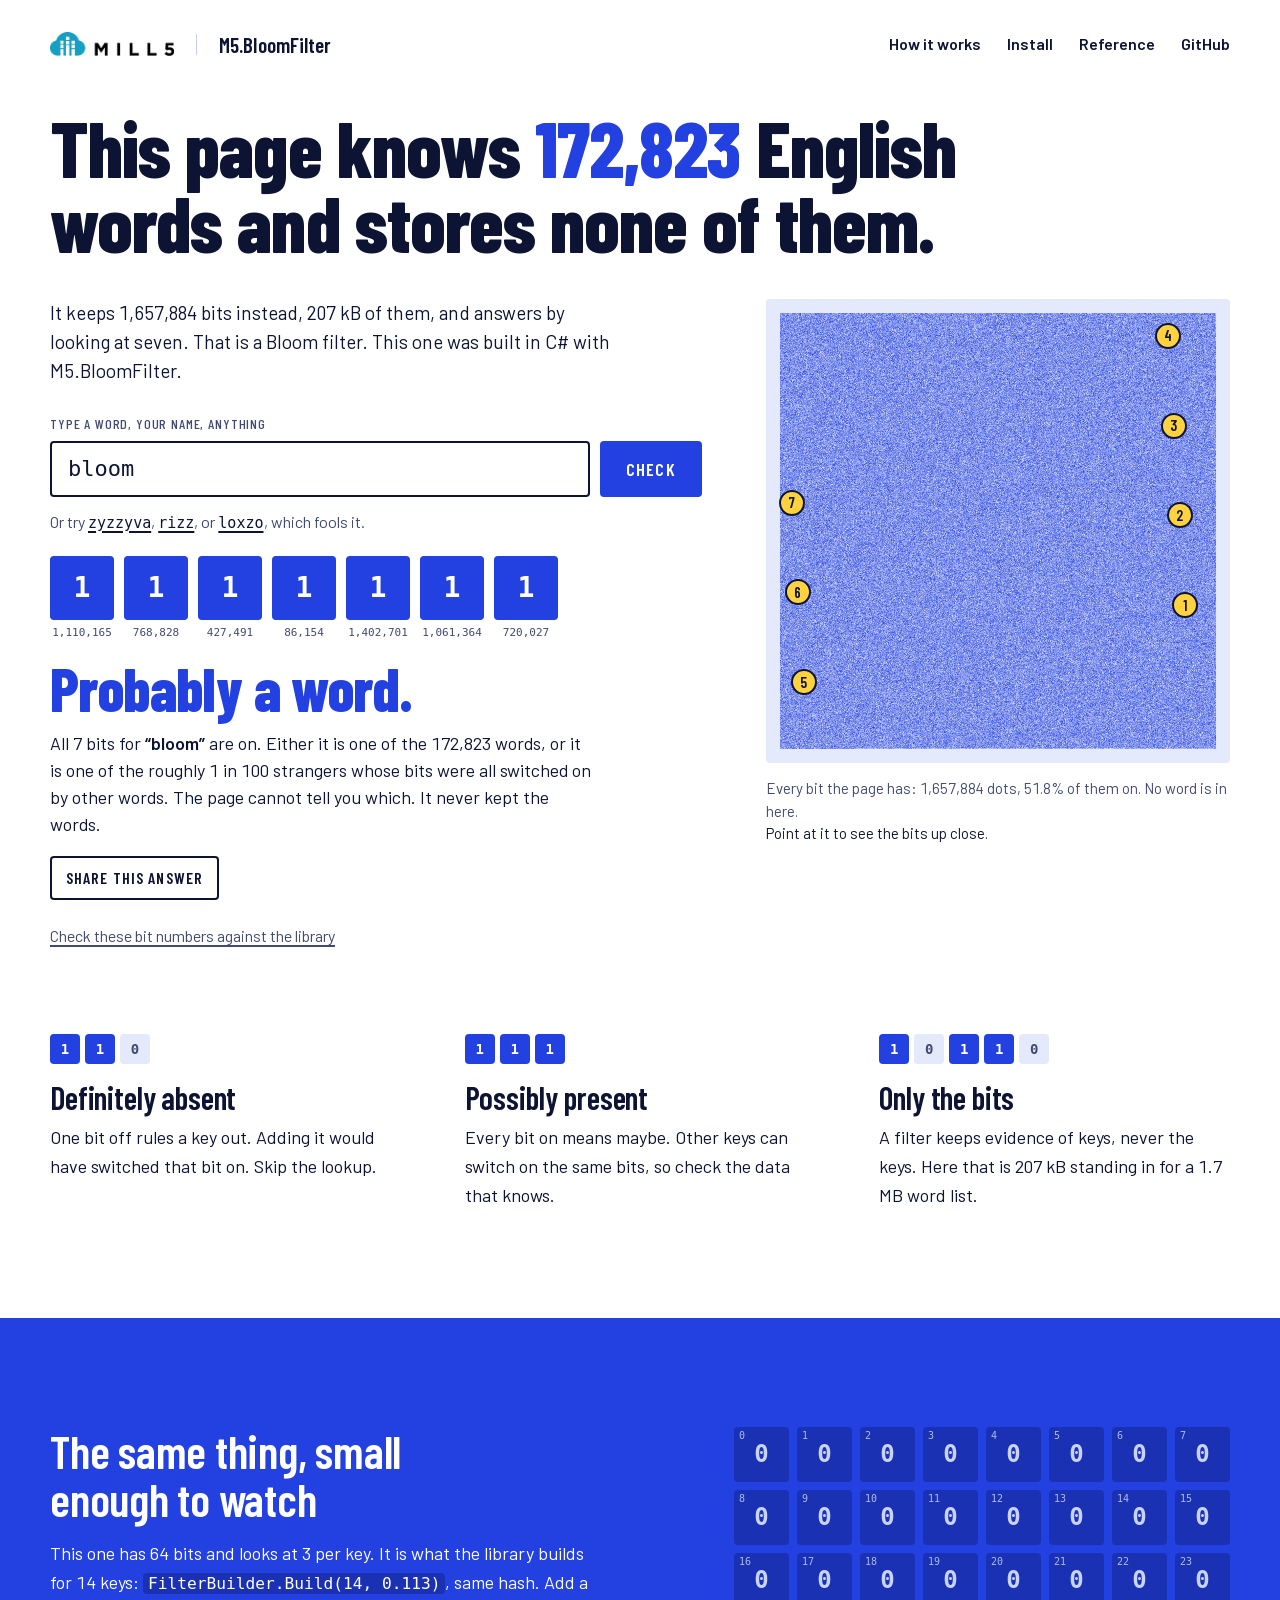
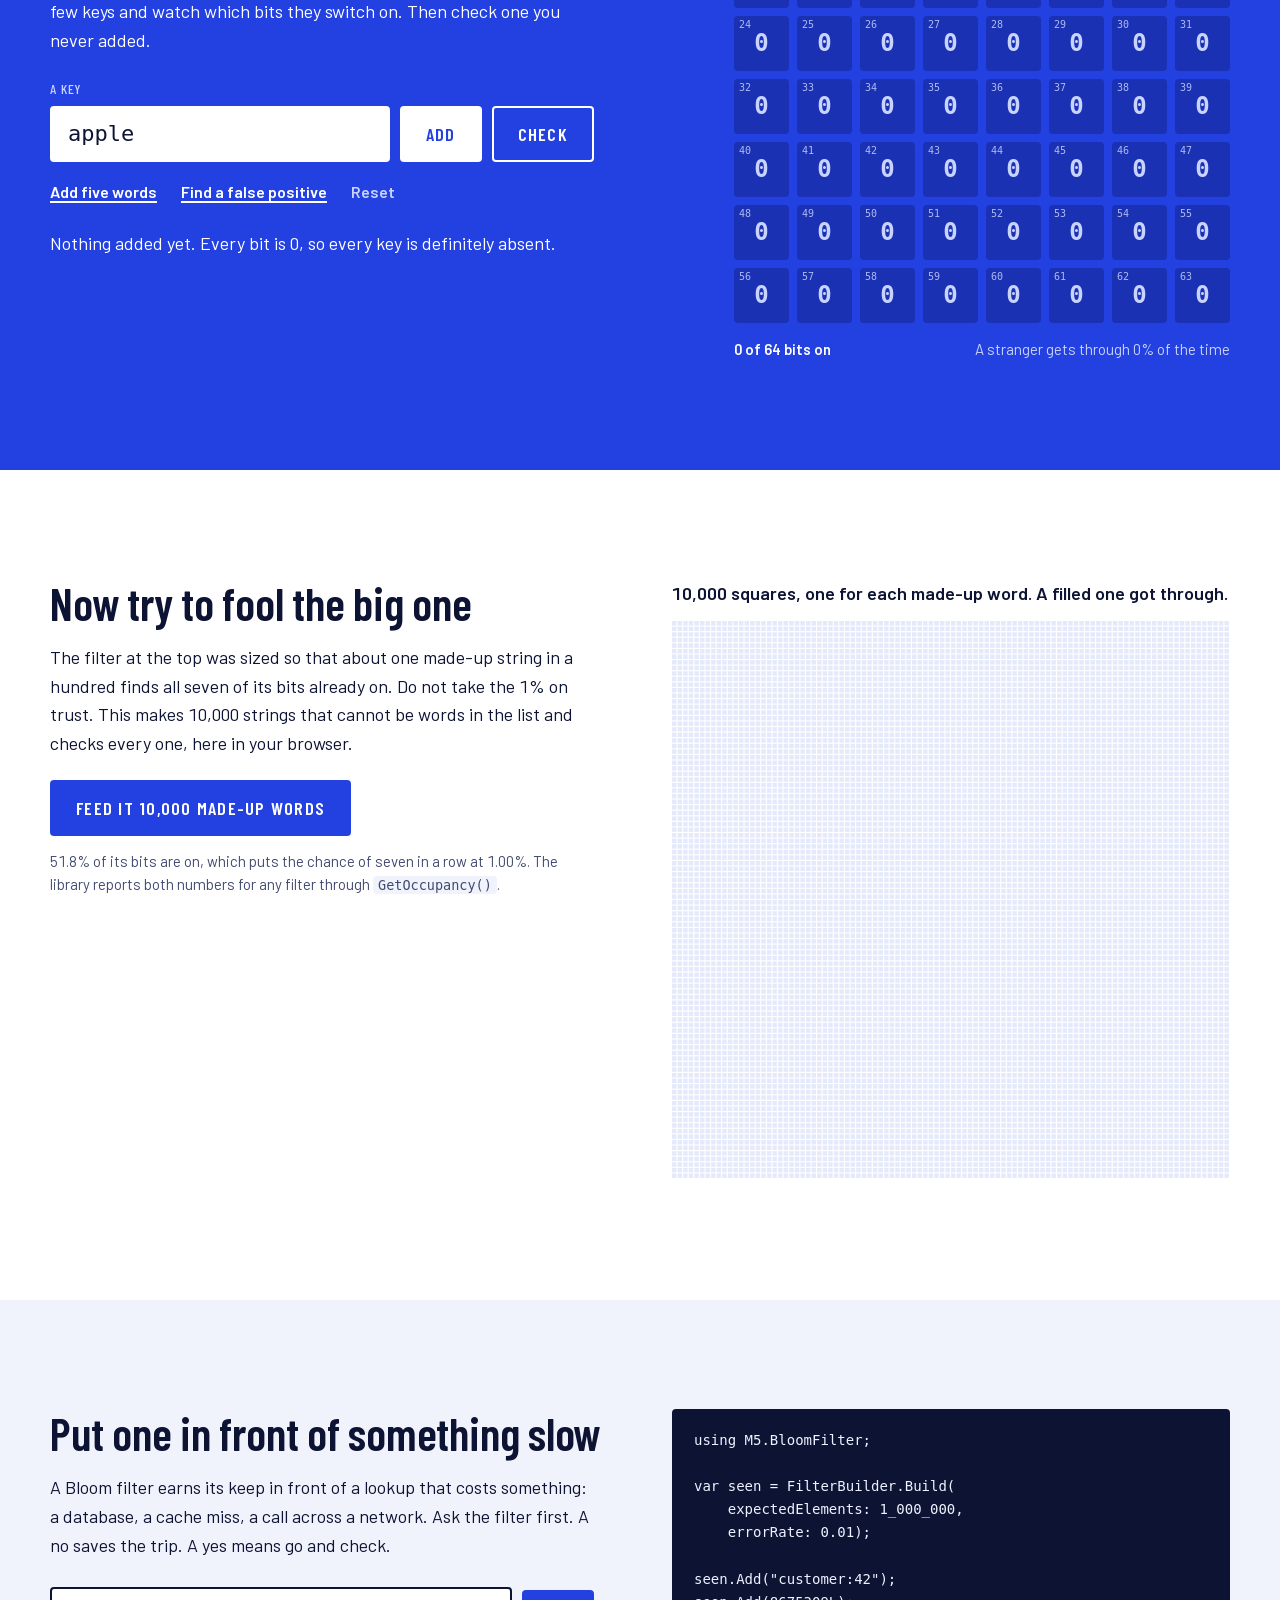
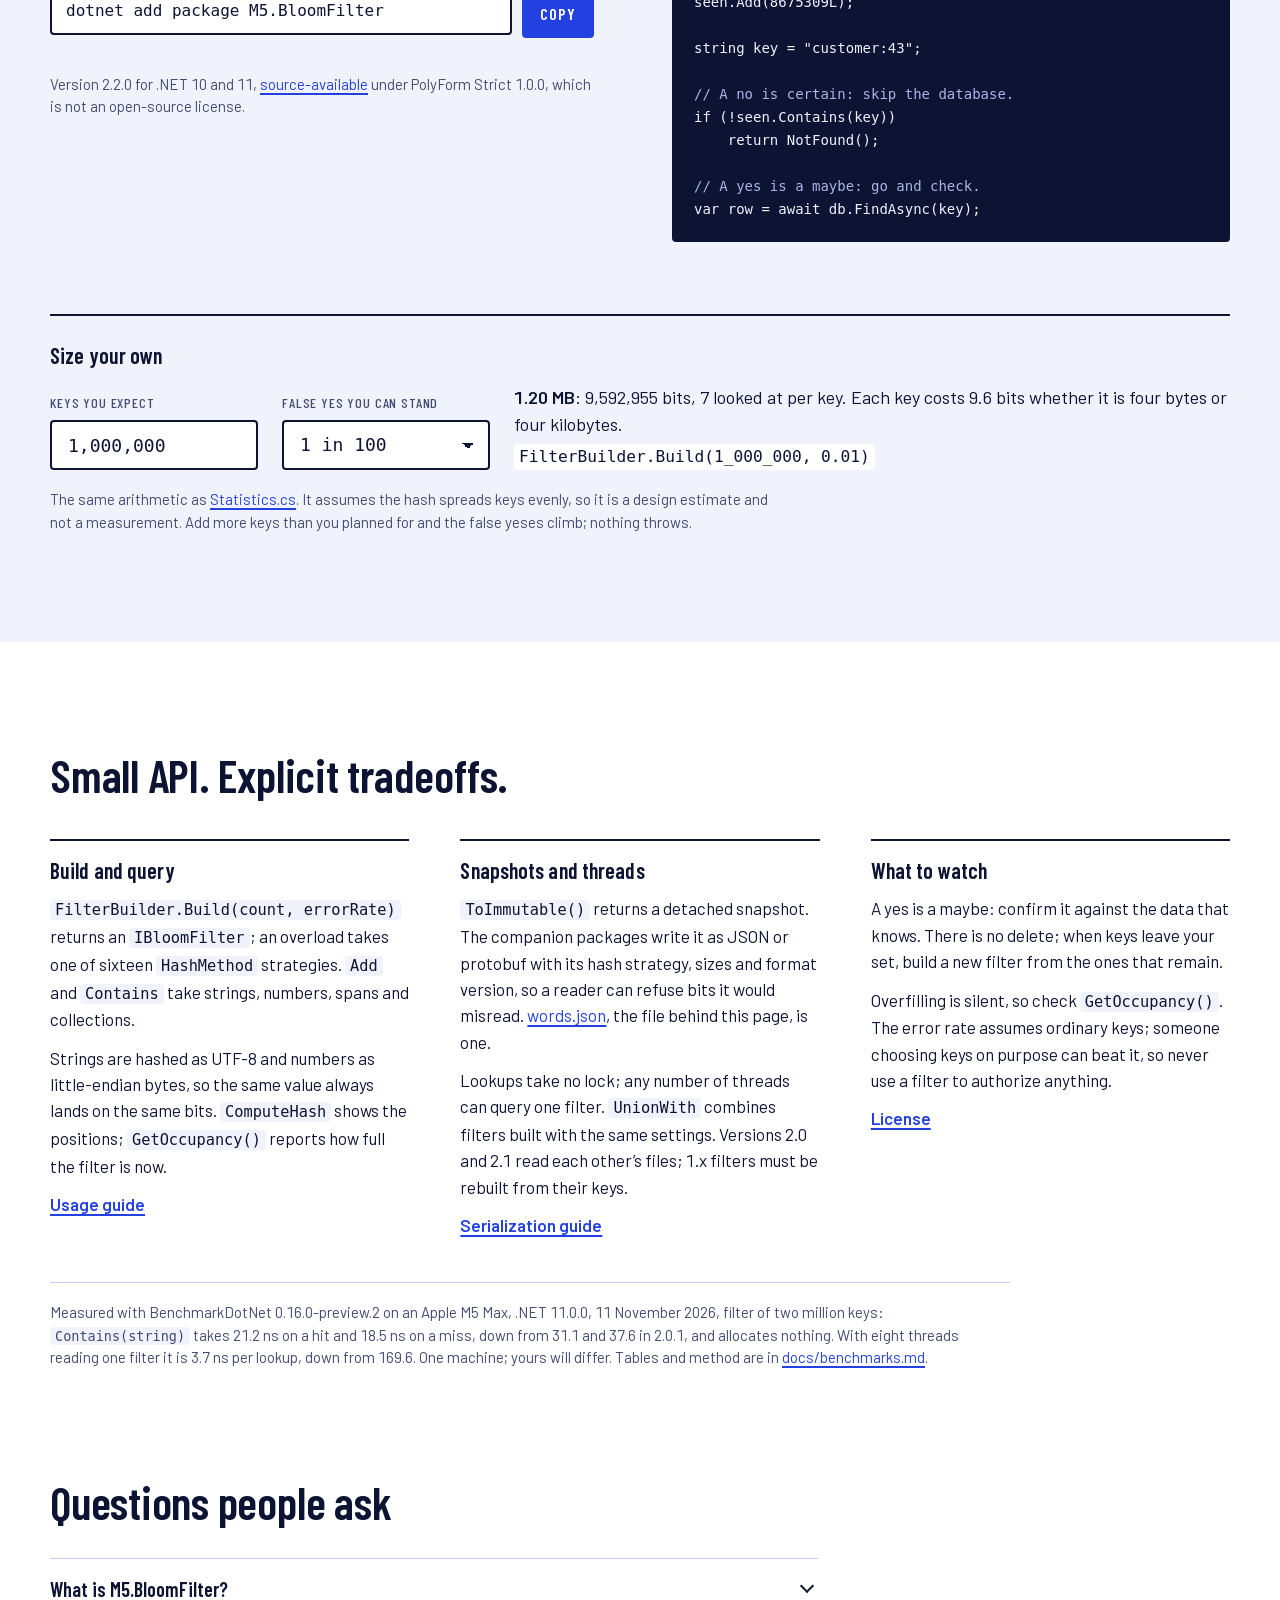
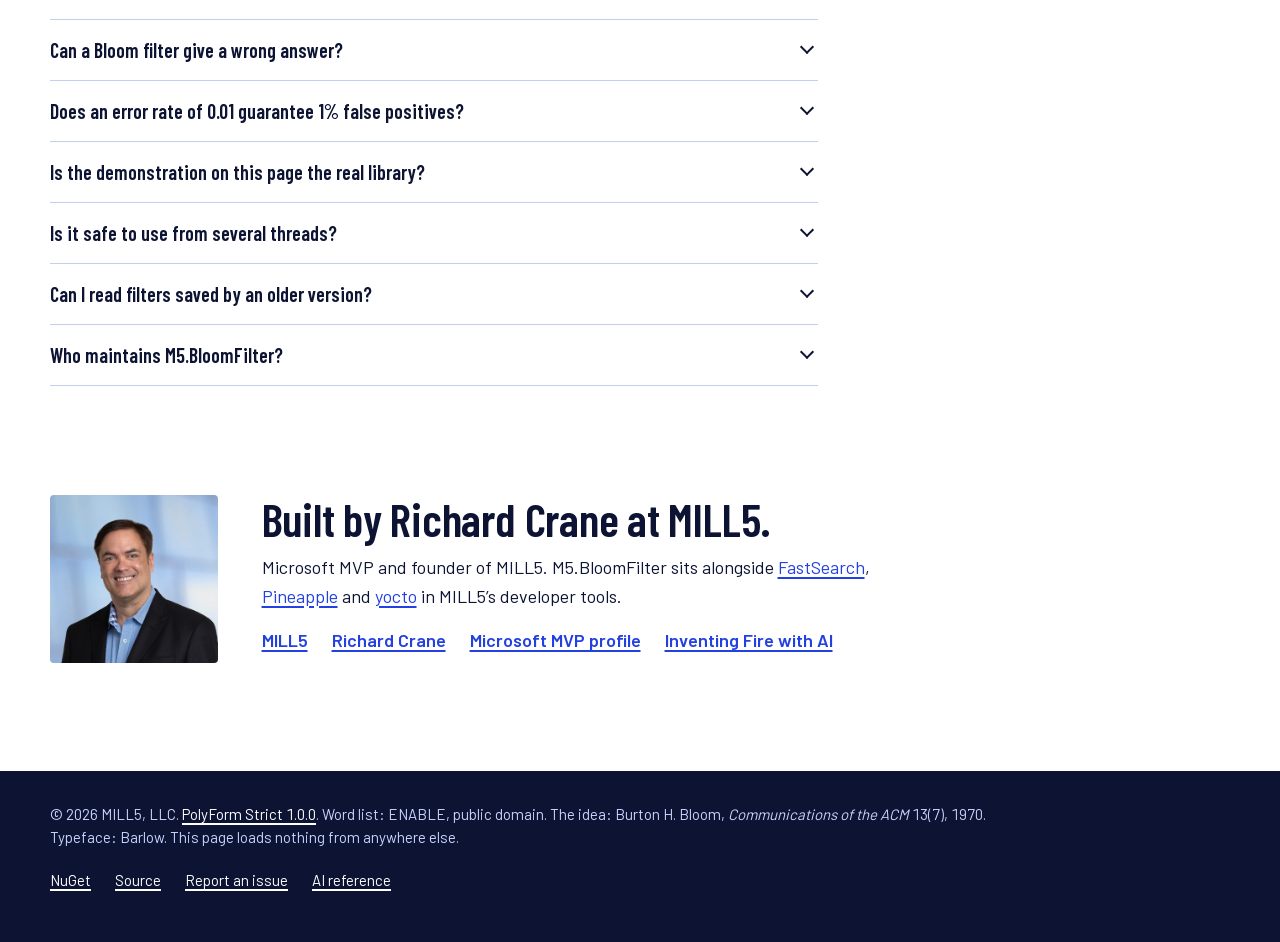
<file: docs/site/index.html>
<!doctype html>
<html lang="en">
<head>
<meta charset="utf-8">
<meta name="viewport" content="width=device-width, initial-scale=1">
<title>M5.BloomFilter: a Bloom filter for .NET that you can watch work | MILL5</title>
<meta name="description" content="This page knows 172,823 English words and stores none of them. Try the Bloom filter behind it, built in C# with M5.BloomFilter for .NET 10 and 11, then size and install your own.">
<meta name="author" content="Richard Crane">
<meta name="theme-color" content="#2340e0">
<meta name="robots" content="index,follow,max-image-preview:large">
<link rel="canonical" href="https://mill5.github.io/M5.BloomFilter/">
<link rel="icon" href="assets/icon-64.png" type="image/png" sizes="64x64">
<link rel="apple-touch-icon" href="assets/icon-180.png">
<link rel="alternate" type="text/plain" href="llms.txt" title="M5.BloomFilter reference for AI assistants">
<link rel="sitemap" href="sitemap.xml" type="application/xml">
<meta property="og:type" content="website">
<meta property="og:site_name" content="M5.BloomFilter by MILL5">
<meta property="og:title" content="This page knows 172,823 English words and stores none of them">
<meta property="og:description" content="It keeps 1,657,884 bits instead: a real Bloom filter, built in C# with M5.BloomFilter. Type a word and watch seven bits answer. Then try to fool it.">
<meta property="og:url" content="https://mill5.github.io/M5.BloomFilter/">
<meta property="og:image" content="https://mill5.github.io/M5.BloomFilter/assets/social-card.png">
<meta property="og:image:width" content="1200">
<meta property="og:image:height" content="630">
<meta property="og:image:alt" content="This page knows 172,823 English words and stores none of them. Beside the words, a blue square of fine static: every one of the filter’s 1,657,884 bits. M5.BloomFilter by MILL5.">
<meta name="twitter:card" content="summary_large_image">
<meta name="twitter:title" content="This page knows 172,823 English words and stores none of them">
<meta name="twitter:description" content="It keeps 1,657,884 bits instead: a real Bloom filter built in C#. Type a word and watch seven bits answer. Then try to fool it.">
<meta name="twitter:image" content="https://mill5.github.io/M5.BloomFilter/assets/social-card.png">
<meta name="twitter:image:alt" content="This page knows 172,823 English words and stores none of them. Beside the words, a blue square of fine static: every one of the filter’s 1,657,884 bits. M5.BloomFilter by MILL5.">
<link rel="preload" href="assets/fonts/BarlowCondensed-ExtraBold.woff2" as="font" type="font/woff2" crossorigin>
<link rel="preload" href="assets/fonts/Barlow-Regular.woff2" as="font" type="font/woff2" crossorigin>
<link rel="stylesheet" href="style.css">
<script>document.documentElement.className = 'js';</script>
<script type="application/ld+json">{"@context": "https://schema.org", "@graph": [{"@type": "SoftwareSourceCode", "@id": "https://mill5.github.io/M5.BloomFilter/#software", "name": "M5.BloomFilter", "description": "M5.BloomFilter is a source-available C# Bloom filter library for .NET 10 and .NET 11. It answers whether a key might be in a set using a compact array of bits instead of the keys themselves.", "url": "https://mill5.github.io/M5.BloomFilter/", "codeRepository": "https://github.com/MILL5/M5.BloomFilter", "programmingLanguage": "C#", "runtimePlatform": ".NET 10, .NET 11", "softwareVersion": "2.2.0", "license": "https://github.com/MILL5/M5.BloomFilter/blob/main/LICENSE", "author": {"@id": "https://mill5.github.io/M5.BloomFilter/#richard-crane"}, "publisher": {"@id": "https://mill5.github.io/M5.BloomFilter/#mill5"}}, {"@type": "Person", "@id": "https://mill5.github.io/M5.BloomFilter/#richard-crane", "name": "Richard Crane", "alternateName": "Rich Crane", "url": "https://richcrane.ai/", "jobTitle": "Microsoft MVP, Founder of MILL5", "sameAs": ["https://github.com/ChiefInnovator", "https://www.linkedin.com/in/richardcrane/", "https://mvp.microsoft.com/en-US/MVP/profile/10ce0bc0-7536-43f6-b28c-e9601a4a0d0d"], "worksFor": {"@id": "https://mill5.github.io/M5.BloomFilter/#mill5"}}, {"@type": "Organization", "@id": "https://mill5.github.io/M5.BloomFilter/#mill5", "name": "MILL5", "url": "https://mill5.com/", "logo": "https://mill5.github.io/M5.BloomFilter/assets/mill5-logo.png", "sameAs": ["https://github.com/MILL5"]}, {"@type": "FAQPage", "mainEntity": [{"@type": "Question", "name": "What is M5.BloomFilter?", "acceptedAnswer": {"@type": "Answer", "text": "M5.BloomFilter is a source-available C# Bloom filter library for .NET 10 and .NET 11. It answers whether a key might be in a set using a compact array of bits instead of the keys themselves."}}, {"@type": "Question", "name": "Can a Bloom filter give a wrong answer?", "acceptedAnswer": {"@type": "Answer", "text": "Only in one direction. A positive result means possibly present and can be a false positive. A negative result means definitely absent, provided the same filter, hash strategy and key encoding are used and the bits are intact. Confirm positive results against your source of truth."}}, {"@type": "Question", "name": "Does an error rate of 0.01 guarantee 1% false positives?", "acceptedAnswer": {"@type": "Answer", "text": "No. The error rate is a sizing target for the expected number of keys, under the usual assumption that hashes spread keys evenly. Adding more keys than planned raises the rate. GetOccupancy() estimates the current rate from the bits that are actually set."}}, {"@type": "Question", "name": "Is the demonstration on this page the real library?", "acceptedAnswer": {"@type": "Answer", "text": "The filter is. It was built by M5.BloomFilter in C# from the public-domain ENABLE word list and saved in the library's JSON format. The lookups run in your browser through a JavaScript port of the library's default hash, Murmur3KirschMitzenmacher, checked against the same test vectors as the C# code."}}, {"@type": "Question", "name": "Is it safe to use from several threads?", "acceptedAnswer": {"@type": "Answer", "text": "Yes. Lookups take no lock, so any number of threads can query one filter at once. Insertions and snapshots share a lock. A lookup that starts after an insertion has finished always sees it."}}, {"@type": "Question", "name": "Can I read filters saved by an older version?", "acceptedAnswer": {"@type": "Answer", "text": "Versions 2.0, 2.1 and 2.2 read each other's snapshots. Filters saved by 1.x must be rebuilt from the original keys, because version 2 changed hashing; relabelling old bits as version 2 would produce false negatives."}}, {"@type": "Question", "name": "Who maintains M5.BloomFilter?", "acceptedAnswer": {"@type": "Answer", "text": "MILL5 maintains it. It was written by Richard Crane, Microsoft MVP and founder of MILL5. The source and issue tracker are on GitHub, and the license is PolyForm Strict 1.0.0."}}]}]}</script>
</head>
<body>
<a class="skip" href="#word">Skip to the word field</a>

<header class="masthead column">
  <a class="brand" href="https://mill5.com/" aria-label="MILL5 home"><img src="assets/mill5-logo.png" width="557" height="108" alt="MILL5"></a>
  <a class="product" href="https://github.com/MILL5/M5.BloomFilter">M5.BloomFilter</a>
  <nav aria-label="On this page">
    <a href="#how">How it works</a>
    <a href="#use">Install</a>
    <a href="#reference">Reference</a>
    <a href="https://github.com/MILL5/M5.BloomFilter">GitHub</a>
  </nav>
</header>

<main>
<section class="hero column" aria-labelledby="headline">
  <h1 id="headline">This page knows <span class="figure" data-stat="words">172,823</span> English words and stores none of them.</h1>

  <div class="ask-layout">
    <div class="ask-side">
      <p class="standfirst">It keeps <span data-stat="bits">1,657,884</span> bits instead, <span data-stat="kilobytes">207</span> kB of them, and answers by looking at seven. That is a Bloom filter. This one was built in C# with M5.BloomFilter.</p>

      <form class="ask needs-js" id="ask" autocomplete="off">
        <label class="legend" for="word">Type a word, your name, anything</label>
        <div class="ask-row">
          <input class="field" id="word" name="w" type="text" maxlength="80" spellcheck="false" autocapitalize="none" autocorrect="off" placeholder="bloom" enterkeyhint="go">
          <button class="key" type="submit">Check</button>
        </div>
        <p class="try">Or try <button class="link" type="button" data-try="zyzzyva">zyzzyva</button>, <button class="link" type="button" data-try="rizz">rizz</button>, or <button class="link" type="button" data-try="loxzo">loxzo</button>, which fools it.</p>
      </form>
      <noscript><p class="no-script">The live filter needs JavaScript. Everything below it does not.</p></noscript>

      <div class="answer needs-js">
        <ol class="probes" id="probes" aria-label="The seven bits this word points at"></ol>
        <p class="verdict" id="verdict" role="status" aria-live="polite">Loading the filter…</p>
        <p class="reason" id="reason"></p>
        <div class="after">
          <button class="key quiet" type="button" id="share" aria-describedby="share-status">Share this answer</button>
          <span class="status" id="share-status" role="status" aria-live="polite"></span>
        </div>
        <details class="proof">
          <summary>Check these bit numbers against the library</summary>
          <p>They are not a simulation’s. Run this in C# and <code>ComputeHash</code> returns the same seven.</p>
          <pre class="code" tabindex="0"><code id="reproduce-code"></code></pre>
        </details>
      </div>
    </div>

    <figure class="field-figure needs-js">
      <div class="bitfield" id="field">
        <div class="bits">
          <canvas id="field-canvas" role="img" aria-label="Every bit in the filter drawn as one dot, about half of them on. Numbered marks show where this word’s bits are; the list beside it gives the same bits as text."></canvas>
          <div class="marks" id="marks" aria-hidden="true"></div>
          <div class="loupe" id="loupe" aria-hidden="true" hidden></div>
        </div>
      </div>
      <figcaption><span>Every bit the page has: <span data-stat="bits">1,657,884</span> dots, <span data-stat="fill">51.8%</span> of them on. No word is in here.</span> <span class="readout" id="readout">Point at it to see the bits up close.</span></figcaption>
    </figure>
  </div>
</section>

<section class="rules column" aria-label="What an answer means">
  <div class="rule">
    <p class="strip" aria-hidden="true"><span class="cell on">1</span><span class="cell on">1</span><span class="cell">0</span></p>
    <h2>Definitely absent</h2>
    <p>One bit off rules a key out. Adding it would have switched that bit on. Skip the lookup.</p>
  </div>
  <div class="rule">
    <p class="strip" aria-hidden="true"><span class="cell on">1</span><span class="cell on">1</span><span class="cell on">1</span></p>
    <h2>Possibly present</h2>
    <p>Every bit on means maybe. Other keys can switch on the same bits, so check the data that knows.</p>
  </div>
  <div class="rule">
    <p class="strip" aria-hidden="true"><span class="cell on">1</span><span class="cell">0</span><span class="cell on">1</span><span class="cell on">1</span><span class="cell">0</span></p>
    <h2>Only the bits</h2>
    <p>A filter keeps evidence of keys, never the keys. Here that is <span data-stat="kilobytes">207</span> kB standing in for a 1.7 MB word list.</p>
  </div>
</section>

<section class="band" id="how" aria-labelledby="how-title">
  <div class="column toy-layout">
    <div class="toy-side">
      <h2 id="how-title">The same thing, small enough to watch</h2>
      <p>This one has 64 bits and looks at 3 per key. It is what the library builds for 14 keys: <code>FilterBuilder.Build(14, 0.113)</code>, same hash. Add a few keys and watch which bits they switch on. Then check one you never added.</p>

      <form class="toy needs-js" id="toy" autocomplete="off">
        <label class="legend" for="toy-key">A key</label>
        <div class="ask-row">
          <input class="field" id="toy-key" type="text" maxlength="40" value="apple" spellcheck="false" autocapitalize="none" autocorrect="off" enterkeyhint="done">
          <button class="key light" type="submit" id="toy-add">Add</button>
          <button class="key ghost" type="button" id="toy-check">Check</button>
        </div>
        <div class="toy-more">
          <button class="link" type="button" id="toy-five">Add five words</button>
          <button class="link" type="button" id="toy-find">Find a false positive</button>
          <button class="link" type="button" id="toy-reset" disabled>Reset</button>
        </div>
      </form>
      <p class="toy-says needs-js" id="toy-says" role="status" aria-live="polite">Nothing added yet. Every bit is 0, so every key is definitely absent.</p>
      <noscript><p>With JavaScript off: adding a key switches on the three bits its hash points at. Checking a key looks at its three bits. One 0 means it was never added; three 1s mean it might have been.</p></noscript>

      <div class="added needs-js">
        <p class="note" id="added-label">What you added. The page keeps this list so it can catch the filter being wrong; the filter keeps only the grid.</p>
        <ul class="chips" id="added" aria-labelledby="added-label"></ul>
      </div>
    </div>

    <figure class="grid-figure needs-js">
      <div class="grid" id="grid" role="img" aria-label="A 64-bit Bloom filter. No bits are on."></div>
      <figcaption>
        <span id="grid-count">0 of 64 bits on</span>
        <span id="grid-odds">A stranger gets through 0% of the time</span>
      </figcaption>
    </figure>
  </div>
</section>

<section class="section column" id="nonsense" aria-labelledby="nonsense-title">
  <div class="spread">
    <div class="prose">
      <h2 id="nonsense-title">Now try to fool the big one</h2>
      <p>The filter at the top was sized so that about one made-up string in a hundred finds all seven of its bits already on. Do not take the 1% on trust. This makes 10,000 strings that cannot be words in the list and checks every one, here in your browser.</p>
      <p class="needs-js"><button class="key" type="button" id="run">Feed it 10,000 made-up words</button></p>
      <p class="fine"><span data-stat="fill">51.8%</span> of its bits are on, which puts the chance of seven in a row at <span data-stat="estimate">1.00%</span>. The library reports both numbers for any filter through <code>GetOccupancy()</code>.</p>
    </div>
    <div class="side needs-js">
      <p class="run-says" id="run-says" role="status" aria-live="polite">10,000 squares, one for each made-up word. A filled one got through.</p>
      <canvas class="run" id="run-canvas" role="img" aria-label="Ten thousand squares, one for each made-up word. A filled square is a word the filter let through; the sentence below gives the count."></canvas>
      <p class="fine" id="passed-note" role="status" aria-live="polite"></p>
      <ul class="chips" id="passed"></ul>
    </div>
  </div>
</section>

<section class="section tint" id="use" aria-labelledby="use-title">
  <div class="column">
    <div class="spread">
      <div class="prose">
        <h2 id="use-title">Put one in front of something slow</h2>
        <p>A Bloom filter earns its keep in front of a lookup that costs something: a database, a cache miss, a call across a network. Ask the filter first. A no saves the trip. A yes means go and check.</p>
        <div class="install">
          <code>dotnet add package M5.BloomFilter</code>
          <button class="key small needs-js" type="button" data-copy="dotnet add package M5.BloomFilter" aria-describedby="copy-status">Copy</button>
          <span class="status" id="copy-status" role="status" aria-live="polite"></span>
        </div>
        <p class="fine">Version 2.2.0 for .NET 10 and 11, <a href="https://github.com/MILL5/M5.BloomFilter/blob/main/LICENSE">source-available</a> under PolyForm Strict 1.0.0, which is not an open-source license.</p>
      </div>
      <div class="side">
<pre class="code" tabindex="0"><code>using M5.BloomFilter;

var seen = FilterBuilder.Build(
    expectedElements: 1_000_000,
    errorRate: 0.01);

seen.Add("customer:42");
seen.Add(8675309L);

string key = "customer:43";

<span class="c">// A no is certain: skip the database.</span>
if (!seen.Contains(key))
    return NotFound();

<span class="c">// A yes is a maybe: go and check.</span>
var row = await db.FindAsync(key);</code></pre>
      </div>
    </div>

    <div class="sizer-block" id="size">
      <h3>Size your own</h3>
      <div class="sizer needs-js">
        <label><span class="legend">Keys you expect</span>
          <input class="field" id="keys" type="text" inputmode="numeric" value="1,000,000" autocomplete="off" spellcheck="false"></label>
        <label><span class="legend">False yes you can stand</span>
          <select class="field" id="rate">
            <option value="0.1">1 in 10</option>
            <option value="0.05">1 in 20</option>
            <option value="0.01" selected>1 in 100</option>
            <option value="0.001">1 in 1,000</option>
            <option value="0.0001">1 in 10,000</option>
            <option value="0.000001">1 in a million</option>
          </select></label>
        <p class="sized" id="sized" role="status" aria-live="polite"></p>
      </div>
      <noscript><p>With JavaScript off: a filter needs about 9.6 bits per key for a 1 in 100 rate and 14.4 bits per key for 1 in 1,000, whatever the size of the keys.</p></noscript>
      <p class="fine">The same arithmetic as <a href="https://github.com/MILL5/M5.BloomFilter/blob/main/M5.BloomFilter/Statistics.cs">Statistics.cs</a>. It assumes the hash spreads keys evenly, so it is a design estimate and not a measurement. Add more keys than you planned for and the false yeses climb; nothing throws.</p>
    </div>
  </div>
</section>

<section class="section column" id="reference" aria-labelledby="reference-title">
  <h2 id="reference-title">Small API. Explicit tradeoffs.</h2>
  <div class="reference">
    <article>
      <h3>Build and query</h3>
      <p><code>FilterBuilder.Build(count, errorRate)</code> returns an <code>IBloomFilter</code>; an overload takes one of sixteen <code>HashMethod</code> strategies. <code>Add</code> and <code>Contains</code> take strings, numbers, spans and collections.</p>
      <p>Strings are hashed as UTF-8 and numbers as little-endian bytes, so the same value always lands on the same bits. <code>ComputeHash</code> shows the positions; <code>GetOccupancy()</code> reports how full the filter is now.</p>
      <p><a href="https://github.com/MILL5/M5.BloomFilter/blob/main/docs/usage.md">Usage guide</a></p>
    </article>
    <article>
      <h3>Snapshots and threads</h3>
      <p><code>ToImmutable()</code> returns a detached snapshot. The companion packages write it as JSON or protobuf with its hash strategy, sizes and format version, so a reader can refuse bits it would misread. <a href="words.json">words.json</a>, the file behind this page, is one.</p>
      <p>Lookups take no lock; any number of threads can query one filter. <code>UnionWith</code> combines filters built with the same settings. Versions 2.0 and 2.1 read each other’s files; 1.x filters must be rebuilt from their keys.</p>
      <p><a href="https://github.com/MILL5/M5.BloomFilter/blob/main/docs/serialization.md">Serialization guide</a></p>
    </article>
    <article>
      <h3>What to watch</h3>
      <p>A yes is a maybe: confirm it against the data that knows. There is no delete; when keys leave your set, build a new filter from the ones that remain.</p>
      <p>Overfilling is silent, so check <code>GetOccupancy()</code>. The error rate assumes ordinary keys; someone choosing keys on purpose can beat it, so never use a filter to authorize anything.</p>
      <p><a href="https://github.com/MILL5/M5.BloomFilter/blob/main/LICENSE">License</a></p>
    </article>
  </div>
  <p class="fine bench">Measured with BenchmarkDotNet 0.16.0-preview.2 on an Apple M5 Max, .NET 11.0.0, 11 November 2026, filter of two million keys: <code>Contains(string)</code> takes 21.2 ns on a hit and 18.5 ns on a miss, down from 31.1 and 37.6 in 2.0.1, and allocates nothing. With eight threads reading one filter it is 3.7 ns per lookup, down from 169.6. One machine; yours will differ. Tables and method are in <a href="https://github.com/MILL5/M5.BloomFilter/blob/main/docs/benchmarks.md">docs/benchmarks.md</a>.</p>
</section>

<section class="section column faq" id="faq" aria-labelledby="faq-title">
  <h2 id="faq-title">Questions people ask</h2>
  <div class="faq-list">
  <details><summary>What is M5.BloomFilter?</summary><p>M5.BloomFilter is a source-available C# Bloom filter library for .NET 10 and .NET 11. It answers whether a key might be in a set using a compact array of bits instead of the keys themselves.</p></details>
  <details><summary>Can a Bloom filter give a wrong answer?</summary><p>Only in one direction. A positive result means possibly present and can be a false positive. A negative result means definitely absent, provided the same filter, hash strategy and key encoding are used and the bits are intact. Confirm positive results against your source of truth.</p></details>
  <details><summary>Does an error rate of 0.01 guarantee 1% false positives?</summary><p>No. The error rate is a sizing target for the expected number of keys, under the usual assumption that hashes spread keys evenly. Adding more keys than planned raises the rate. GetOccupancy() estimates the current rate from the bits that are actually set.</p></details>
  <details><summary>Is the demonstration on this page the real library?</summary><p>The filter is. It was built by M5.BloomFilter in C# from the public-domain ENABLE word list and saved in the library's JSON format. The lookups run in your browser through a JavaScript port of the library's default hash, Murmur3KirschMitzenmacher, checked against the same test vectors as the C# code.</p></details>
  <details><summary>Is it safe to use from several threads?</summary><p>Yes. Lookups take no lock, so any number of threads can query one filter at once. Insertions and snapshots share a lock. A lookup that starts after an insertion has finished always sees it.</p></details>
  <details><summary>Can I read filters saved by an older version?</summary><p>Versions 2.0, 2.1 and 2.2 read each other's snapshots. Filters saved by 1.x must be rebuilt from the original keys, because version 2 changed hashing; relabelling old bits as version 2 would produce false negatives.</p></details>
  <details><summary>Who maintains M5.BloomFilter?</summary><p>MILL5 maintains it. It was written by Richard Crane, Microsoft MVP and founder of MILL5. The source and issue tracker are on GitHub, and the license is PolyForm Strict 1.0.0.</p></details>
  </div>
</section>

<section class="section column imprint" aria-labelledby="imprint-title">
  <img class="portrait" src="assets/richard-crane.jpg" width="400" height="400" alt="Richard Crane" loading="lazy">
  <div>
    <h2 id="imprint-title">Built by Richard Crane at MILL5.</h2>
    <p>Microsoft MVP and founder of MILL5. M5.BloomFilter sits alongside <a href="https://mill5.github.io/FastSearch/">FastSearch</a>, <a href="https://mill5.github.io/pineapple/">Pineapple</a> and <a href="https://mill5.github.io/yocto/">yocto</a> in MILL5’s developer tools.</p>
    <div class="links">
      <a href="https://mill5.com/">MILL5</a>
      <a href="https://richcrane.ai/">Richard Crane</a>
      <a href="https://mvp.microsoft.com/en-US/MVP/profile/10ce0bc0-7536-43f6-b28c-e9601a4a0d0d">Microsoft MVP profile</a>
      <a href="https://inventingfirewith.ai/">Inventing Fire with AI</a>
    </div>
  </div>
</section>
</main>

<footer class="site-footer">
  <div class="column">
    <p>© 2026 MILL5, LLC. <a href="https://github.com/MILL5/M5.BloomFilter/blob/main/LICENSE">PolyForm Strict 1.0.0</a>. Word list: ENABLE, public domain. The idea: Burton H. Bloom, <cite>Communications of the ACM</cite> 13(7), 1970. Typeface: Barlow. This page loads nothing from anywhere else.</p>
    <nav aria-label="Footer">
      <a href="https://www.nuget.org/packages/M5.BloomFilter/">NuGet</a>
      <a href="https://github.com/MILL5/M5.BloomFilter">Source</a>
      <a href="https://github.com/MILL5/M5.BloomFilter/issues">Report an issue</a>
      <a href="llms.txt">AI reference</a>
    </nav>
  </div>
</footer>

<script src="vectors.js"></script>
<script src="bloom.js"></script>
<script src="nonsense.js"></script>
<script src="field.js"></script>
<script src="app.js"></script>
</body>
</html>
</file>
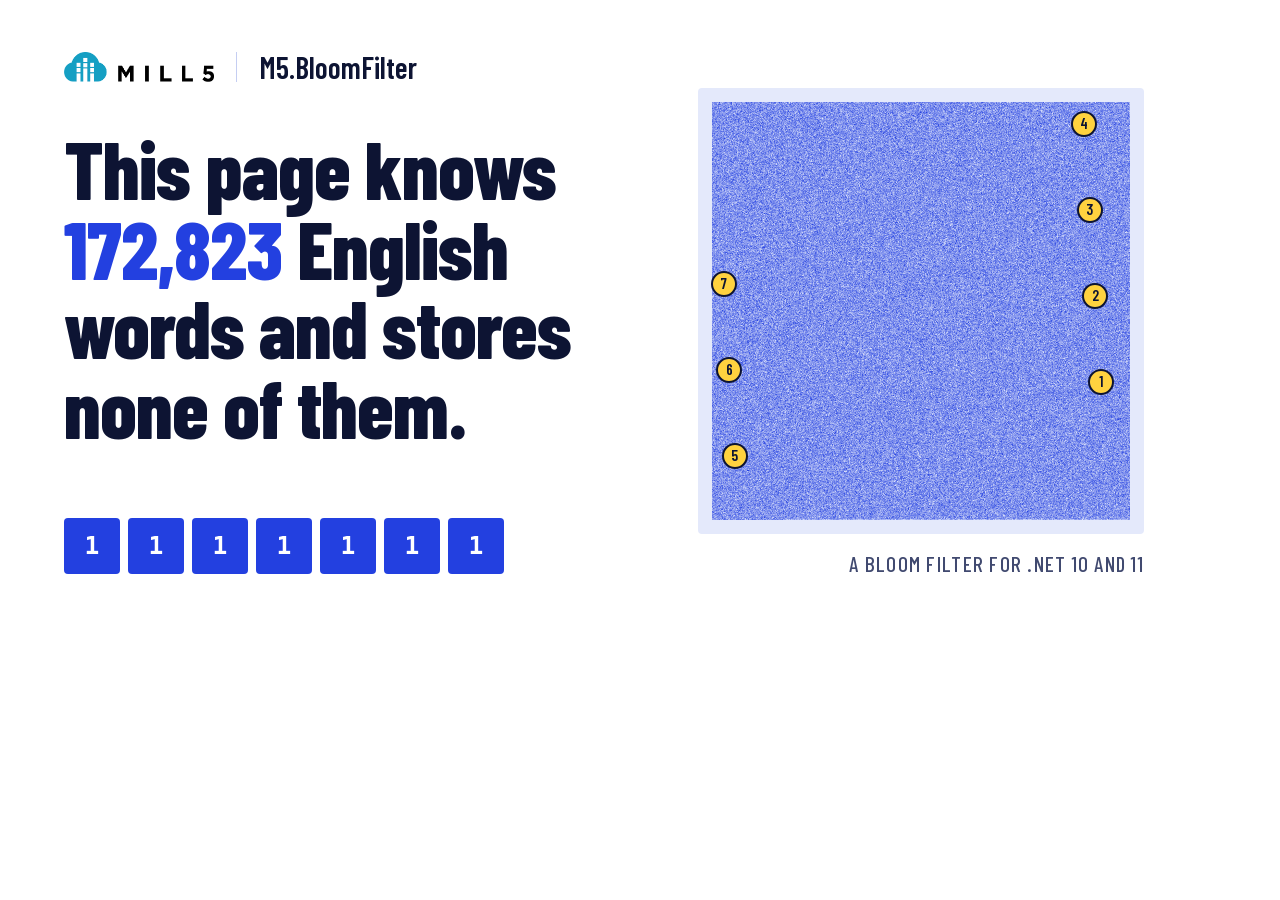
<file: docs/site/assets/social-card.html>
<!doctype html>
<html lang="en">
<head>
<meta charset="utf-8">
<meta name="robots" content="noindex">
<title>M5.BloomFilter social card source (1200 x 630)</title>
<!-- Source of social-card.png. Render at 1200x630 with headless Chrome; see tools/SiteFilter/README.md. -->
<link rel="stylesheet" href="../style.css">
<style>
  html, body { width: 1200px; height: 630px; overflow: hidden; }
  body { position: relative; }
  .top { position: absolute; left: 64px; top: 52px; display: flex; align-items: center; gap: 22px; }
  .top img { width: 150px; height: auto; }
  .top b { padding-left: 22px; border-left: 1px solid var(--off-edge); font: 600 30px/1 var(--condensed); }
  h1 { position: absolute; left: 64px; top: 128px; width: 590px; margin: 0; font-size: 82px; line-height: 0.97; text-wrap: wrap; }
  .probes { position: absolute; left: 64px; bottom: 56px; --cell: 56px; gap: 8px; }
  .bitfield { position: absolute; left: 698px; top: 88px; width: 446px; cursor: default; }
  .mark { animation: none; }
  .foot { position: absolute; left: 706px; bottom: 56px; width: 438px; font: 500 21px/1 var(--condensed); letter-spacing: 0.06em; text-transform: uppercase; color: var(--ink-soft); text-align: right; }
</style>
</head>
<body>
<div class="top"><img src="mill5-logo.png" alt="MILL5"><b>M5.BloomFilter</b></div>
<h1>This page knows <span class="figure">172,823</span> English words and stores none of them.</h1>
<ol class="probes" id="probes"></ol>
<div class="bitfield"><div class="bits"><canvas id="field-canvas"></canvas><div class="marks" id="marks"></div></div></div>
<p class="foot">A Bloom filter for .NET 10 and 11</p>
<script src="../bloom.js"></script>
<script src="../field.js"></script>
<script>
// Every bit of the real snapshot, and the seven that "bloom" points at.
fetch('../words.json').then(function (r) { return r.json(); }).then(function (snapshot) {
  var filter = Bloom.load(snapshot), grid = BitField.shape(filter, 1), style = getComputedStyle(document.documentElement);
  var canvas = document.getElementById('field-canvas'), size = Math.round(canvas.getBoundingClientRect().width);
  BitField.paint(filter, canvas, grid, size, size, style.getPropertyValue('--on'), style.getPropertyValue('--off'));

  var probe = filter.probe('bloom'), cells = document.getElementById('probes'), marks = document.getElementById('marks');
  probe.positions.forEach(function (position, index) {
    var item = document.createElement('li'); item.className = 'probe on';
    item.innerHTML = '<span class="cell' + (probe.set[index] ? ' on' : '') + '">' + (probe.set[index] ? 1 : 0) + '</span>';
    cells.appendChild(item);
    var mark = document.createElement('span'); mark.className = 'mark'; mark.textContent = index + 1;
    mark.style.left = ((position % grid.cols) + 0.5) / grid.cols * 100 + '%';
    mark.style.top = (Math.floor(position / grid.cols) + 0.5) / grid.rows * 100 + '%';
    marks.appendChild(mark);
  });
  document.fonts.ready.then(function () { document.title = 'ready'; });
});
</script>
</body>
</html>
</file>
<file: docs/site/style.css>
/* M5.BloomFilter — bits, plainly. A square is one bit: filled is 1, empty is 0. */

@font-face { font-family: "Barlow Condensed"; src: url("assets/fonts/BarlowCondensed-ExtraBold.woff2") format("woff2"); font-weight: 800; font-style: normal; font-display: swap; }
@font-face { font-family: "Barlow Condensed"; src: url("assets/fonts/BarlowCondensed-SemiBold.woff2") format("woff2"); font-weight: 600; font-style: normal; font-display: swap; }
@font-face { font-family: "Barlow Condensed"; src: url("assets/fonts/BarlowCondensed-Medium.woff2") format("woff2"); font-weight: 500; font-style: normal; font-display: swap; }
@font-face { font-family: Barlow; src: url("assets/fonts/Barlow-Regular.woff2") format("woff2"); font-weight: 400; font-style: normal; font-display: swap; }
@font-face { font-family: Barlow; src: url("assets/fonts/Barlow-SemiBold.woff2") format("woff2"); font-weight: 600; font-style: normal; font-display: swap; }

:root {
  --ground: #ffffff;
  --tint: #f1f3fc;          /* the quiet section ground */
  --off: #e4e9fb;           /* a 0 */
  --off-edge: #c5cef2;
  --on: #2340e0;            /* cobalt: a 1, and the band */
  --on-deep: #1a31b4;       /* a 0 on the band; a pressed key */
  --on-soft: #c9d3ff;       /* secondary text on the band and the footer */
  --ink: #0d1433;
  --ink-soft: #414a70;
  --mark: #ffd23f;          /* a bit a key points at; otherwise only the selection colour */

  --condensed: "Barlow Condensed", "Arial Narrow", "Helvetica Neue", Arial, sans-serif;
  --text: Barlow, "Segoe UI", "Helvetica Neue", Arial, sans-serif;
  --mono: ui-monospace, "Cascadia Mono", "Cascadia Code", Consolas, "SF Mono", Menlo, "DejaVu Sans Mono", monospace;

  --column: 1180px;
  --gutter: clamp(14px, 3.2vw, 32px);
  --section: clamp(56px, 8.5vw, 112px);
  --cell-radius: 4px;
  --out: cubic-bezier(0.16, 1, 0.3, 1);
}

*, *::before, *::after { box-sizing: border-box; }

html {
  background: var(--ground);
  color: var(--ink);
  scroll-behavior: smooth;
  scroll-padding-top: 20px;
  scrollbar-color: var(--on) var(--tint);
  -webkit-text-size-adjust: 100%;
  text-size-adjust: 100%;
}

body {
  margin: 0;
  font: 400 1.125rem/1.6 var(--text);
  font-variant-numeric: tabular-nums;
  background: var(--ground);
  overflow-x: hidden;
}

::selection { background: var(--mark); color: var(--ink); }

a { color: var(--on); text-decoration-thickness: 1.5px; text-underline-offset: 0.18em; }
a:hover { color: var(--ink); }

:focus-visible { outline: 3px solid var(--ink); outline-offset: 3px; border-radius: 2px; }
.band :focus-visible, .site-footer :focus-visible { outline-color: #fff; }

img { max-width: 100%; height: auto; }
h1, h2, h3, p, ol, ul, figure { margin: 0; }
ol, ul { padding: 0; list-style: none; }
button, input, select { font: inherit; color: inherit; }
button { cursor: pointer; }
button:disabled { cursor: default; }

code, pre, .field, .cell, .addr, .chip { font-family: var(--mono); }
code { font-size: 0.9em; }
p code, li code { padding: 1px 5px; border-radius: var(--cell-radius); background: var(--tint); overflow-wrap: anywhere; }
.tint p code { background: var(--ground); }
.band p code { background: var(--on-deep); }

.column { width: min(var(--column), 100% - 2 * var(--gutter)); margin-inline: auto; }
/* Full-width grounds carry the gutter themselves. */
.band, .tint, .site-footer { padding-inline: var(--gutter); }
.band > .column, .tint > .column, .site-footer > .column { width: min(var(--column), 100%); }

.skip { position: absolute; left: 12px; top: -80px; z-index: 5; padding: 12px 16px; background: var(--ink); color: #fff; border-radius: var(--cell-radius); }
.skip:focus { top: 12px; }
.skip:hover { color: #fff; }

html:not(.js) .needs-js { display: none; }
[hidden] { display: none !important; }
.no-script { padding: 12px 16px; background: var(--tint); border-radius: var(--cell-radius); }

/* ---------- Masthead ---------- */

.masthead { display: flex; flex-wrap: wrap; align-items: center; gap: 10px 22px; padding-block: 22px 0; }
.masthead .brand { display: block; line-height: 0; }
.masthead .brand img { width: 124px; }
.masthead .product { font: 600 1.3125rem/1 var(--condensed); letter-spacing: 0.005em; color: var(--ink); text-decoration: none; padding-left: 22px; border-left: 1px solid var(--off-edge); }
.masthead .product:hover { text-decoration: underline; }
.masthead nav { margin-left: auto; display: flex; flex-wrap: wrap; gap: 4px 26px; }
.masthead nav a { display: inline-flex; align-items: center; min-height: 44px; font: 600 1rem/1 var(--text); color: var(--ink); text-decoration: none; }
.masthead nav a:hover { text-decoration: underline; text-decoration-thickness: 2px; text-decoration-color: var(--on); }

/* ---------- Hero ---------- */

.hero { padding-block: clamp(20px, 3.4vw, 44px) clamp(40px, 6vw, 80px); }

h1 {
  font: 800 clamp(2.5rem, 6.1vw, 5.2rem)/0.97 var(--condensed);
  letter-spacing: -0.012em;
  text-wrap: balance;
  margin-bottom: clamp(22px, 3vw, 40px);
}
h1 .figure { color: var(--on); white-space: nowrap; }

.ask-layout { display: grid; grid-template-columns: minmax(0, 1fr) minmax(0, 29rem); gap: clamp(28px, 5vw, 76px); align-items: start; }

.standfirst { font-size: clamp(1.0625rem, 1.5vw, 1.25rem); line-height: 1.5; max-width: 36rem; }

.legend { display: block; margin-bottom: 8px; font: 500 0.875rem/1.2 var(--condensed); letter-spacing: 0.06em; text-transform: uppercase; color: var(--ink-soft); }

.ask { margin-top: clamp(20px, 2.6vw, 30px); }
.ask-row { display: flex; gap: 10px; }

.field {
  flex: 1 1 auto; min-width: 0; width: 100%; height: 56px; padding: 0 16px;
  font-size: 1.375rem; line-height: 1.2; color: var(--ink);
  background: #fff; border: 2px solid var(--ink); border-radius: var(--cell-radius);
  caret-color: var(--on);
}
.field::placeholder { color: #6a7296; opacity: 1; }
.field:focus-visible { outline-offset: 2px; }

.key {
  flex: none; height: 56px; padding: 0 26px;
  font: 600 1.125rem/1 var(--condensed); letter-spacing: 0.07em; text-transform: uppercase; white-space: nowrap;
  color: #fff; background: var(--on); border: 0; border-radius: var(--cell-radius);
  transition: background-color 120ms, transform 80ms;
}
.key:hover { background: var(--on-deep); }
.key:active { transform: translateY(2px); }
.key:disabled { background: #6a7296; transform: none; }
.key.small { height: 48px; padding: 0 18px; font-size: 1rem; }
.key.quiet { height: 44px; padding: 0 16px; font-size: 1rem; color: var(--ink); background: #fff; box-shadow: inset 0 0 0 2px var(--ink); }
.key.quiet:hover { background: var(--tint); }
.key.light { color: var(--on); background: #fff; }
.key.light:hover { background: var(--on-soft); }
.key.ghost { color: #fff; background: transparent; box-shadow: inset 0 0 0 2px #fff; }
.key.ghost:hover { background: var(--on-deep); }

.try { margin-top: 12px; font-size: 1rem; color: var(--ink-soft); }
.try .link { position: relative; min-height: 0; color: var(--ink); font-family: var(--mono); font-weight: 400; font-size: 0.9375rem; }
.try .link::after { content: ""; position: absolute; inset: -13px -5px; }
.try .link:hover { text-decoration-color: var(--on); }

.answer { margin-top: clamp(14px, 2vw, 22px); }

.probes { --cell: clamp(2.25rem, 11.6vw, 4rem); display: flex; gap: clamp(4px, 1vw, 10px); }
.probe { width: var(--cell); }
.cell {
  display: grid; place-items: center; aspect-ratio: 1;
  font-size: calc(var(--cell) * 0.44); line-height: 1; font-weight: 600;
  color: var(--ink-soft); background: var(--off); border-radius: var(--cell-radius);
}
.cell.on { color: #fff; background: var(--on); }
.probe.off .cell { color: var(--ink); background: #fff; box-shadow: inset 0 0 0 3px var(--ink); }
.probe.unread .cell { color: transparent; background: transparent; box-shadow: inset 0 0 0 1.5px var(--off-edge); }
.probe.waiting .cell { color: transparent; }
.probe.landed .cell { animation: land 420ms var(--out); }
.addr { display: block; margin-top: 6px; font-size: 0.6875rem; line-height: 1.2; text-align: center; color: var(--ink-soft); white-space: nowrap; }
.probe.unread .addr, .probe.waiting .addr { visibility: hidden; }

@keyframes land { from { transform: scale(0.55); opacity: 0.2; } }

.verdict { margin-top: clamp(14px, 2vw, 20px); font: 800 clamp(2.2rem, 4.7vw, 3.75rem)/0.98 var(--condensed); letter-spacing: -0.01em; text-wrap: balance; }
.verdict.yes { color: var(--on); }
.reason { margin-top: 12px; max-width: 34rem; font-size: clamp(1.0625rem, 1.4vw, 1.1875rem); line-height: 1.5; }
.reason strong { font-weight: 600; overflow-wrap: anywhere; }
.verdict.pending, .reason.pending { opacity: 0.28; }
.tag { display: inline-block; margin-right: 6px; padding: 2px 8px 3px; font: 600 0.9375rem/1.2 var(--condensed); letter-spacing: 0.06em; text-transform: uppercase; color: #fff; background: var(--ink); border-radius: var(--cell-radius); }
.band .tag { color: var(--ink); background: #fff; }

.after { display: flex; flex-wrap: wrap; align-items: center; gap: 8px 16px; margin-top: 18px; }
.status { font-size: 0.9375rem; color: var(--ink-soft); }

.proof { margin-top: 14px; max-width: 34rem; font-size: 1rem; }
.proof summary { display: inline-flex; align-items: center; min-height: 44px; cursor: pointer; color: var(--ink-soft); text-decoration: underline; text-decoration-thickness: 1.5px; text-underline-offset: 0.18em; list-style: none; }
.proof summary::-webkit-details-marker { display: none; }
.proof summary:hover { color: var(--ink); }
.proof p { margin: 4px 0 10px; }

.field-figure figcaption { margin-top: 14px; font-size: 0.9375rem; line-height: 1.5; color: var(--ink-soft); }
.field-figure .readout { display: block; min-height: 1.5em; color: var(--ink); }
/* The frame is one mark's radius wide, so a mark on an edge bit stays whole. */
.bitfield { padding: 14px; border-radius: var(--cell-radius); background: var(--off); cursor: crosshair; touch-action: pan-y; }
.bits { position: relative; aspect-ratio: 1; }
.bits canvas { display: block; width: 100%; height: 100%; }
.marks { position: absolute; inset: 0; pointer-events: none; }
.loupe {
  position: absolute; z-index: 2; display: grid; grid-template-columns: repeat(7, 20px); gap: 2px; padding: 6px;
  background: #fff; border: 2px solid var(--ink); border-radius: var(--cell-radius); pointer-events: none;
  transform: translate(16px, 16px);
}
.loupe.left { transform: translate(calc(-100% - 16px), 16px); }
.loupe.up { transform: translate(16px, calc(-100% - 16px)); }
.loupe.left.up { transform: translate(calc(-100% - 16px), calc(-100% - 16px)); }
.loupe .cell { font-size: 0.6875rem; border-radius: 2px; }
.loupe .cell.none { background: transparent; }
.loupe .cell.aim { box-shadow: 0 0 0 2px #fff, 0 0 0 4px var(--ink); z-index: 1; }
.mark {
  position: absolute; width: 26px; height: 26px; margin: -13px 0 0 -13px;
  display: grid; place-items: center;
  font: 600 0.9375rem/1 var(--condensed); color: var(--ink);
  background: var(--mark); border: 2px solid var(--ink); border-radius: 50%;
  animation: drop 520ms var(--out);
}
.mark.zero { background: #fff; outline: 2px solid var(--ink); outline-offset: 3px; }
.mark.hot { z-index: 1; transform: scale(1.35); transition: transform 160ms var(--out); }
@keyframes drop { from { transform: scale(3.2); opacity: 0; } }

/* ---------- The three rules ---------- */

.rules { display: grid; grid-template-columns: repeat(3, minmax(0, 1fr)); gap: 32px clamp(28px, 5vw, 64px); padding-block: 0 var(--section); }
.rule .strip { display: flex; gap: 5px; margin-bottom: 16px; }
.rule .strip .cell { width: 30px; font-size: 0.875rem; }
.rule h2 { font: 600 clamp(1.625rem, 2.6vw, 2rem)/1.08 var(--condensed); }
.rule p:last-child { margin-top: 8px; max-width: 30rem; }

/* ---------- The 64-bit band ---------- */

.band { padding-block: var(--section); color: #fff; background: var(--on); }
.band ::selection { background: var(--mark); color: var(--ink); }
.toy-layout { display: grid; grid-template-columns: minmax(0, 1fr) minmax(0, 31rem); gap: clamp(28px, 5vw, 76px); align-items: start; }

h2 { font: 600 clamp(2rem, 3.8vw, 2.9rem)/1.04 var(--condensed); letter-spacing: -0.005em; text-wrap: balance; }
h3 { font: 600 1.375rem/1.2 var(--condensed); letter-spacing: 0.005em; }
.toy-side > p, .prose > p { margin-top: 16px; max-width: 34rem; }

.band .legend { color: var(--on-soft); }
.toy { margin-top: 26px; max-width: 34rem; }
.band .field { border-color: #fff; }
.toy-more { display: flex; flex-wrap: wrap; gap: 0 24px; margin-top: 8px; }
.link { min-height: 44px; padding: 0; background: none; border: 0; color: #fff; font: 600 1rem/1.2 var(--text); text-decoration: underline; text-decoration-thickness: 1.5px; text-underline-offset: 0.2em; }
.link:hover { text-decoration-thickness: 3px; }
.link:disabled { color: var(--on-soft); text-decoration: none; }

.toy-says { margin-top: 14px; max-width: 34rem; min-height: 4.8em; font-size: 1.125rem; line-height: 1.5; }
.toy-says strong { font-weight: 600; overflow-wrap: anywhere; }

.added { margin-top: 18px; max-width: 34rem; }
.added[hidden] { display: none; }
.note { font-size: 0.9375rem; line-height: 1.5; color: var(--on-soft); }

.chips { display: flex; flex-wrap: wrap; gap: 8px; margin-top: 12px; }
.chip { min-height: 44px; padding: 0 14px; font-size: 0.9375rem; color: var(--ink); background: var(--ground); border: 0; border-radius: var(--cell-radius); box-shadow: inset 0 0 0 1.5px var(--ink); transition: background-color 120ms; }
.chip:hover { background: var(--off); }
.band .chip { color: #fff; background: transparent; box-shadow: inset 0 0 0 1.5px var(--on-soft); }
.band .chip:hover, .band .chip:focus-visible { background: var(--on-deep); box-shadow: inset 0 0 0 2px #fff; }

.grid { display: grid; grid-template-columns: repeat(8, minmax(0, 1fr)); gap: clamp(4px, 1vw, 8px); }
.grid .cell { position: relative; font-size: clamp(0.9375rem, 2.4vw, 1.5rem); color: var(--on-soft); background: var(--on-deep); }
.grid .cell.on { color: var(--on); background: #fff; }
.grid .cell::before { content: attr(data-i); position: absolute; left: 5px; top: 4px; font: 400 0.625rem/1 var(--mono); opacity: 0.85; }
.grid .cell.on::before { color: var(--ink-soft); opacity: 1; }
.grid .cell.aim { outline: 3px solid var(--mark); outline-offset: 2px; z-index: 1; }
.grid .cell.flip { animation: flip 480ms var(--out) backwards; }
@keyframes flip { from { transform: scale(0.4); background: var(--mark); color: var(--ink); } }
.grid-figure figcaption { display: flex; flex-wrap: wrap; justify-content: space-between; gap: 4px 20px; margin-top: 14px; font-size: 0.9375rem; color: var(--on-soft); }
.grid-figure figcaption span:first-child { color: #fff; font-weight: 600; }

/* ---------- Sections on the ground ---------- */

.section { padding-block: var(--section); }
.section + .section:not(.tint) { padding-top: 0; }
.tint { background: var(--tint); }
.tint + .section { padding-top: var(--section) !important; }

.spread { display: grid; grid-template-columns: minmax(0, 1fr) minmax(0, 1fr); gap: clamp(28px, 5vw, 76px); align-items: start; }
.prose .key { margin-top: 6px; }
.fine { font-size: 0.9375rem; line-height: 1.5; color: var(--ink-soft); }
.prose > .fine { margin-top: 14px; }

.run-says { font-weight: 600; }
.run { display: block; width: 100%; aspect-ratio: 1; margin-top: 14px; }
.side > .fine { margin-top: 6px; }

.install { display: flex; flex-wrap: wrap; align-items: center; gap: 10px; margin-top: 24px; max-width: 34rem; }
.install code { flex: 1 1 16rem; min-width: 0; display: flex; align-items: center; min-height: 48px; padding: 8px 14px; font-size: 1rem; background: #fff; border: 2px solid var(--ink); border-radius: var(--cell-radius); overflow-wrap: anywhere; }
.install .status { flex-basis: 100%; min-height: 1.4em; }
.install + .fine { margin-top: 4px; }

.code { margin: 0; padding: 20px 22px; font-size: 0.875rem; line-height: 1.65; color: #eef1ff; background: var(--ink); border-radius: var(--cell-radius); overflow-x: auto; scrollbar-color: var(--on-soft) var(--ink); }
.code code { font-size: inherit; }
.code .c { color: #a9b4e8; }
.code:focus-visible { outline-offset: 2px; }

.sizer-block { margin-top: clamp(40px, 6vw, 72px); padding-top: 26px; border-top: 2px solid var(--ink); }
.sizer { display: grid; grid-template-columns: 13rem 13rem minmax(0, 1fr); gap: 16px 24px; align-items: end; margin-top: 16px; }
.sizer .field { height: 50px; font-size: 1.125rem; }
select.field { appearance: none; padding-right: 40px; background-image: linear-gradient(45deg, transparent 50%, var(--ink) 50%), linear-gradient(135deg, var(--ink) 50%, transparent 50%); background-position: calc(100% - 20px) 21px, calc(100% - 14px) 21px; background-size: 6px 6px; background-repeat: no-repeat; }
.sized { align-self: center; line-height: 1.5; }
.sized strong { font-weight: 600; }
.sized code { display: inline-block; margin-top: 6px; }
.sizer-block > .fine { margin-top: 18px; max-width: 46rem; }

.reference { display: grid; grid-template-columns: repeat(3, minmax(0, 1fr)); gap: 32px clamp(28px, 4vw, 52px); margin-top: clamp(24px, 3.4vw, 40px); }
.reference article { padding-top: 16px; border-top: 2px solid var(--ink); }
.reference p { margin-top: 12px; font-size: 1.0625rem; line-height: 1.55; }
.reference p:last-child a { font-weight: 600; }
.bench { margin-top: clamp(28px, 4vw, 44px); padding-top: 18px; border-top: 1px solid var(--off-edge); max-width: 60rem; }

.faq-list { margin-top: clamp(20px, 3vw, 32px); max-width: 48rem; }
.faq details:last-child { border-bottom: 1px solid var(--off-edge); }
.faq details { border-top: 1px solid var(--off-edge); }
.faq summary { display: flex; align-items: center; justify-content: space-between; gap: 20px; min-height: 60px; padding: 12px 0; cursor: pointer; font: 600 1.25rem/1.3 var(--condensed); list-style: none; }
.faq summary::-webkit-details-marker { display: none; }
.faq summary::after { content: ""; flex: none; width: 10px; height: 10px; margin-right: 6px; border-right: 2px solid var(--ink); border-bottom: 2px solid var(--ink); transform: translateY(-3px) rotate(45deg); transition: transform 140ms; }
.faq details[open] summary::after { transform: translateY(2px) rotate(225deg); }
.faq summary:hover { color: var(--on); }
.faq details p { padding: 0 0 20px; max-width: 66ch; }

.imprint { display: grid; grid-template-columns: auto minmax(0, 1fr); gap: clamp(20px, 3.4vw, 44px); align-items: center; }
.imprint .portrait { width: clamp(110px, 14vw, 168px); border-radius: var(--cell-radius); }
.imprint p { margin-top: 10px; max-width: 40rem; }
.imprint .links { display: flex; flex-wrap: wrap; gap: 0 24px; margin-top: 8px; }
.imprint .links a { display: inline-flex; align-items: center; min-height: 44px; font-weight: 600; }

.site-footer { padding-block: 32px 40px; font-size: 0.9375rem; line-height: 1.5; color: var(--on-soft); background: var(--ink); }
.site-footer p { max-width: 62rem; }
.site-footer a { color: #fff; }
.site-footer a:hover { color: #fff; text-decoration-thickness: 3px; }
.site-footer nav { display: flex; flex-wrap: wrap; gap: 0 24px; margin-top: 10px; }
.site-footer nav a { display: inline-flex; align-items: center; min-height: 44px; }

/* When the snapshot fails its checks, the live parts step back and the reference stays. */
.filter-down .probes, .filter-down .after, .filter-down .proof, .filter-down .field-figure { display: none; }

/* ---------- Narrower ---------- */

/* A short desktop window: keep the verdict and its reason above the fold. */
@media (min-width: 1001px) and (max-height: 800px) {
  .masthead { padding-top: 12px; }
  .hero { padding-top: 12px; }
  h1 { font-size: clamp(2.5rem, 5vw, 4.1rem); margin-bottom: 18px; }
  .standfirst { max-width: none; font-size: 1.0625rem; }
  .ask { margin-top: 14px; }
  .probes { --cell: 3.25rem; }
  .probes .addr { display: none; }
  .verdict { font-size: clamp(2.2rem, 3.9vw, 3.1rem); margin-top: 10px; }
  .reason { margin-top: 8px; }
  .ask-layout { grid-template-columns: minmax(0, 1fr) minmax(0, 25rem); }
}

@media (max-width: 1000px) {
  .ask-layout, .spread { grid-template-columns: minmax(0, 1fr); }
  .field-figure { max-width: 30rem; }
  .run { max-width: 26rem; }
  .toy-layout { display: flex; flex-direction: column; gap: 0; }
  .toy-side { display: contents; }
  .toy-side > * { order: 1; }
  .grid-figure { order: 2; width: 100%; margin-top: 22px; }
  .toy-side > .added { order: 3; }
  .sizer { grid-template-columns: minmax(0, 13rem) minmax(0, 13rem); }
  .sized { grid-column: 1 / -1; }
}

@media (min-width: 621px) and (max-width: 1000px) {
  .field-figure { max-width: none; display: grid; grid-template-columns: minmax(0, 24rem) minmax(0, 1fr); gap: 24px; align-items: end; }
  .field-figure figcaption { margin: 0; }
}

@media (max-width: 860px) {
  .rules, .reference { grid-template-columns: minmax(0, 1fr); }
}

@media (max-width: 720px) {
  .probes .addr { display: none; }
}

@media (max-width: 620px) {
  body { font-size: 1.0625rem; }
  /* The picture of the bits goes straight under the seven cells, short and wide, so both share a screen. */
  .ask-layout { display: flex; flex-direction: column; gap: 0; }
  .ask-side, .answer { display: contents; }
  .ask-side > *, .answer > * { order: 1; }
  .answer > .probes { margin-top: 16px; }
  .answer > .verdict { order: 2; }
  .field-figure { order: 3; width: 100%; max-width: none; margin-top: 12px; }
  .bitfield { padding: 13px; }
  .bits { aspect-ratio: 2; }
  .field-figure figcaption { margin-top: 8px; font-size: 0.875rem; }
  .answer > .reason, .answer > .after, .answer > .proof { order: 4; }
  .grid-figure { max-width: 31rem; }
  .masthead nav { margin-left: 0; flex-basis: 100%; gap: 0 20px; }
  .masthead .product { padding-left: 16px; }
  .key { padding: 0 18px; }
  .toy .ask-row { flex-wrap: wrap; }
  .toy .ask-row .field { flex-basis: 100%; }
  .toy .ask-row .key { flex: 1 1 0; }
  .grid .cell::before { display: none; }
  .code { padding: 16px; font-size: 0.75rem; white-space: pre-wrap; overflow-wrap: anywhere; }
  .imprint { grid-template-columns: minmax(0, 1fr); }
  .sizer { grid-template-columns: minmax(0, 1fr); }
}

@media (max-width: 380px) {
  .masthead nav { gap: 0 14px; }
  .masthead nav a { font-size: 0.9375rem; }
}

@media (prefers-reduced-motion: reduce) {
  html { scroll-behavior: auto; }
  *, *::before, *::after { animation: none !important; transition: none !important; }
}
</file>
